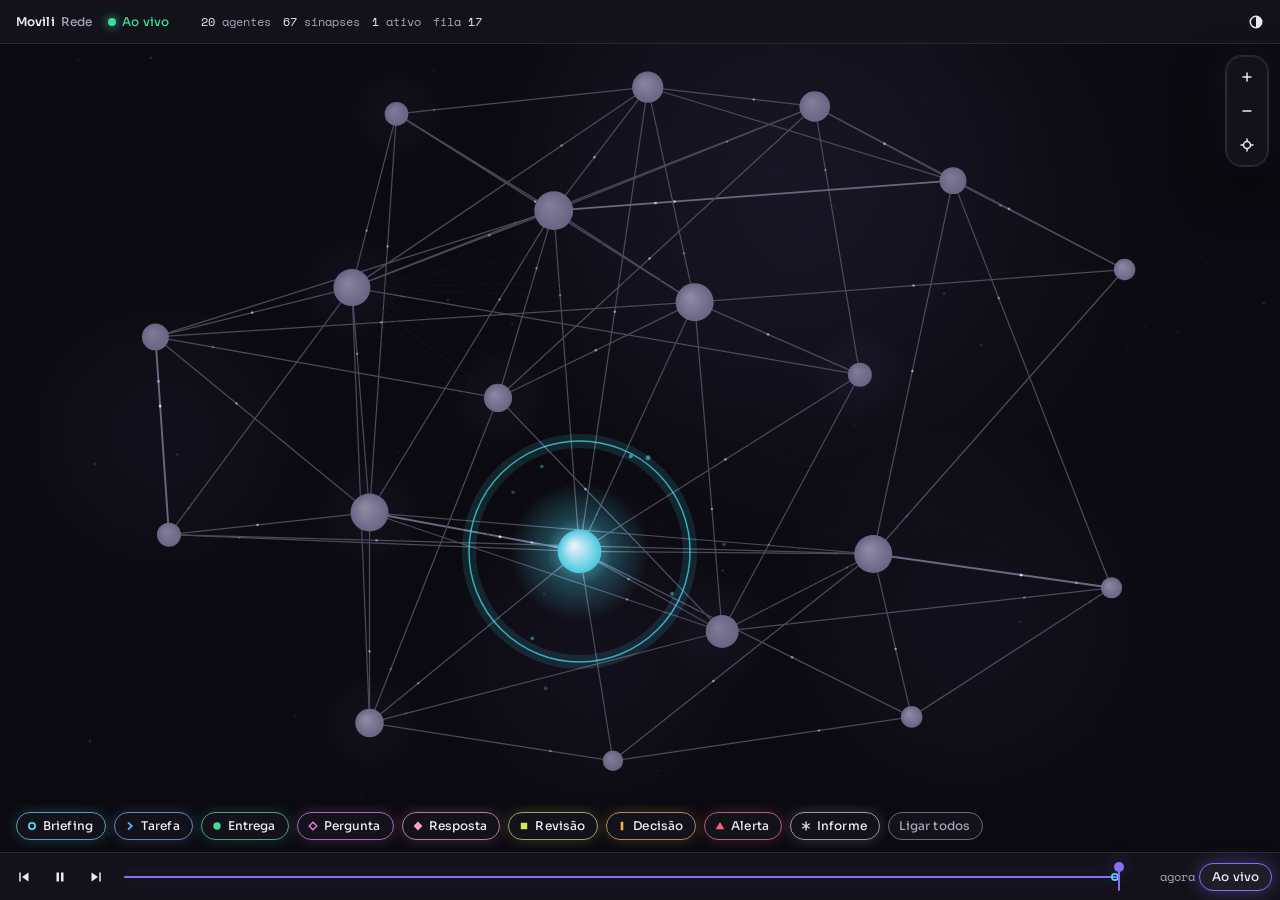
<file: movili/painel/web/rede-movili/exemplo.html>
<!doctype html>
<html lang="pt-BR" data-theme="escuro">
<head>
<meta charset="utf-8">
<meta name="viewport" content="width=device-width, initial-scale=1">
<title>Rede Movili: exemplo</title>
<link rel="stylesheet" href="tokens.css">
<link rel="stylesheet" href="bundle.css">
<style>
  html, body { height: 100%; margin: 0; }
  #app { height: 100vh; height: 100dvh; }
</style>
</head>
<body>
<div id="app"></div>
<script src="bundle.js"></script>
<script>
  /* A tela completa em modo demonstração: duas propagações reais em alternância, sem servidor. */
  var tela = MoviliRede.Tela({ demo: true });
  document.getElementById('app').appendChild(tela);
</script>
</body>
</html>
</file>
<file: movili/painel/web/rede-movili/tokens.css>
/* Rede Movili: tokens compilados de tokens.json. Não edite; gere de novo a partir do design system. */
:root, [data-theme="escuro"] {
  --fundo: #0b0a10;
  --superficie: #15141c;
  --vidro: #15141ceb;
  --superficie-2: #1f1d28;
  --borda: #2b2936;
  --borda-controle: #6d6882;
  --texto: #ece9f5;
  --texto-suave: #a7a2b8;
  --acento: #8b6cf6;
  --sobre-acento: #0b0a10;
  --sucesso: #3ddc97;
  --atencao: #f2b84b;
  --erro: #ff5d73;
  --ativacao: #f6f3ff;
  --neuronio: #6a6484;
  --neuronio-contorno: #6d6882;
  --sinapse-forte: #a49ec0;
  --sinapse-fraca: #26242f;
  --sinapse-latente: #18171f;
  --campo-regiao: #a58bff0c;
  --plancton: #c9bdff;
  --msg-briefing: #40e2f3;
  --msg-tarefa: #65adff;
  --msg-entrega: var(--sucesso);
  --msg-pergunta: #eb76e9;
  --msg-resposta: #ff9fc4;
  --msg-revisao: #cfef54;
  --msg-decisao: #ffb04a;
  --msg-alerta: var(--erro);
  --msg-informe: #d5d1e6;
  --sombra-flutuante: 0 0 0 1px #2b2936, 0 18px 48px #000000b3, 0 0 36px #8b6cf624;
  --sombra-folha: 0 0 0 1px #2b2936, 0 -12px 40px #000000b3, 0 0 36px #8b6cf624;
  --anel-foco: 0 0 0 2px #0b0a10, 0 0 0 4px #8b6cf6, 0 0 14px 3px #8b6cf659;
  --brilho-acento: 0 0 18px #8b6cf666;
}
[data-theme="claro"] {
  --fundo: #faf9fd;
  --superficie: #ffffff;
  --vidro: #ffffffeb;
  --superficie-2: #f0eef7;
  --borda: #e1dfea;
  --borda-controle: #8a859e;
  --texto: #1c1a24;
  --texto-suave: #5b566d;
  --acento: #6a4fe0;
  --sobre-acento: #ffffff;
  --sucesso: #0c7148;
  --atencao: #805800;
  --erro: #c5284a;
  --ativacao: #1c1a24;
  --neuronio: #8b85a2;
  --neuronio-contorno: #8a859e;
  --sinapse-forte: #3f3b52;
  --sinapse-fraca: #dcd9e6;
  --sinapse-latente: #ecebf2;
  --campo-regiao: #6a4fe00a;
  --plancton: #6a4fe0;
  --msg-briefing: #007887;
  --msg-tarefa: #1c65c8;
  --msg-entrega: var(--sucesso);
  --msg-pergunta: #9b259b;
  --msg-resposta: #c95a8b;
  --msg-revisao: #607700;
  --msg-decisao: #a45e00;
  --msg-alerta: var(--erro);
  --msg-informe: #646073;
  --sombra-flutuante: 0 0 0 1px #e1dfea, 0 14px 36px #1c1a2421;
  --sombra-folha: 0 0 0 1px #e1dfea, 0 -10px 30px #1c1a241f;
  --anel-foco: 0 0 0 2px #ffffff, 0 0 0 4px #6a4fe0;
  --brilho-acento: 0 0 0 3px #6a4fe01f;
}
:root {
  --espaco-1: 4px;
  --espaco-2: 8px;
  --espaco-3: 12px;
  --espaco-4: 16px;
  --espaco-5: 24px;
  --espaco-6: 32px;
  --raio-1: 6px;
  --raio-2: 10px;
  --raio-3: 16px;
  --raio-pilula: 999px;
  --opacidade-recuo: 0.15;
  --opacidade-apagado: 0.14;
  --opacidade-rastro: 0.9;
  --traco-sinapse-min: 0.5px;
  --traco-sinapse-max: 3px;
  --traco-contorno: 1.5px;
  --traco-selecao: 2px;
  --traco-rastro: 2px;
  --traco-onda: 1.5px;
  --raio-grau-4: 9.5px;
  --raio-grau-5: 11.1px;
  --raio-grau-6: 12.6px;
  --raio-grau-7: 14.1px;
  --raio-grau-8: 15.4px;
  --raio-grau-9: 16.8px;
  --raio-grau-10: 18px;
  --raio-grau-11: 19.3px;
  --halo-max: 3.2;
  --respiro-escala: 0.03;
  --pulso-baixa: 4px;
  --pulso-normal: 5px;
  --pulso-alta: 6.5px;
  --pulso-critica: 8px;
  --particulas-max: 3;
  --particula-raio: 1.3px;
  --plancton-quantidade: 72;
  --respiracao: 5200ms;
  --travessia-forte: 420ms;
  --travessia-fraca: 1800ms;
  --fluxo-lento: 7200ms;
  --fluxo-rapido: 3000ms;
  --onda-estimulo: 1400ms;
  --onda-informe: 900ms;
  --pulso-entrega: 600ms;
  --reforco: 900ms;
  --decaimento-ativacao: 2600ms;
  --transicao-ui: 160ms;
  --curva-saida: cubic-bezier(0.2, 0, 0, 1);
  --curva-travessia: cubic-bezier(0.45, 0, 0.25, 1);
  --curva-respiro: cubic-bezier(0.37, 0, 0.63, 1);
  --fator-baixa: 0.6;
  --fator-normal: 1;
  --fator-alta: 1.5;
  --fator-critica: 2.2;
  --altura-cabecalho: 44px;
  --altura-linha-tempo: 48px;
  --largura-painel: 360px;
  --quebra-folha: 720px;
  --altura-folha: 52%;
  --largura-minima: 360px;
  --margem-flutuante: 12px;
  --desfoque-vidro: 18px;
  --zoom-min: 0.5;
  --zoom-max: 3;
  --zoom-rotulos: 1.6;
  --z-controles: 10;
  --z-painel: 20;
  --z-dica: 30;
  --peso-piso: 0.06;
  --peso-unilateral: 0.3;
  --peso-reciproca: 0.55;
  --peso-latente: 0.03;
  --taxa-reforco: 0.12;
  --meia-vida-atrofia: 10d;
  --limiar-padrao: 0.5;
  --font-sans: Sora, system-ui, -apple-system, "Segoe UI", Roboto, sans-serif;
  --font-mono: "Space Mono", ui-monospace, "SF Mono", Menlo, Consolas, monospace;
}
.titulo { font-family: var(--font-sans); font-size: 18px; line-height: 24px; font-weight: 600; letter-spacing: -0.01em; }
.secao { font-family: var(--font-sans); font-size: 12px; line-height: 16px; font-weight: 600; letter-spacing: 0.04em; }
.corpo { font-family: var(--font-sans); font-size: 14px; line-height: 21px; font-weight: 400; }
.rotulo { font-family: var(--font-sans); font-size: 12px; line-height: 16px; font-weight: 500; letter-spacing: 0.01em; }
.leitura-destaque { font-family: var(--font-mono); font-size: 28px; line-height: 32px; font-weight: 400; }
.leitura { font-family: var(--font-mono); font-size: 12px; line-height: 16px; font-weight: 400; }
</file>
<file: movili/painel/web/rede-movili/bundle.css>
@import url('https://fonts.googleapis.com/css2?family=Sora:wght@400;500;600&family=Space+Mono:wght@400;700&display=swap');

/* Rede Movili — obsidiana bioluminescente. Tokens vêm de tokens.css (var(--…)). */
:root { color-scheme: dark; }
[data-theme="claro"] { color-scheme: light; }
body { margin: 0; background: var(--fundo); color: var(--texto); font-family: var(--font-sans); -webkit-font-smoothing: antialiased; }
.leitura, .leitura-destaque { font-variant-numeric: tabular-nums; }
.mr-sr { position: absolute; width: 1px; height: 1px; margin: -1px; padding: 0; overflow: hidden; clip: rect(0 0 0 0); white-space: nowrap; border: 0; }
.mr-suave { color: var(--texto-suave); }

/* ---------- Vidro: tudo que flutua sobre a rede ---------- */
.mr-vidro, .mr-cabecalho, .mr-linha, .mr-painel, .mr-dica, .mr-rede-controles {
  background: var(--vidro);
  -webkit-backdrop-filter: blur(var(--desfoque-vidro)) saturate(1.4);
  backdrop-filter: blur(var(--desfoque-vidro)) saturate(1.4);
}

/* ---------- Glifos e selos ---------- */
.mr-glifo { flex: none; display: block; overflow: visible; }
.mr-selo { display: inline-flex; align-items: center; gap: var(--espaco-1); color: var(--texto); white-space: nowrap; }
.mr-selo[data-compacto] { gap: 0; }
.mr-prioridade { display: inline-flex; align-items: center; gap: var(--espaco-1); color: var(--texto); white-space: nowrap; }
.mr-prioridade svg { flex: none; display: block; }
.mr-prioridade .mr-barra-on { fill: var(--texto); }
.mr-prioridade .mr-barra-off { fill: none; stroke: var(--borda-controle); stroke-width: 1; }

/* ---------- Medidor de ativação ---------- */
.mr-medidor { display: grid; gap: 6px; min-width: 160px; }
.mr-medidor-linha { display: flex; justify-content: space-between; align-items: baseline; gap: var(--espaco-2); }
.mr-medidor-trilho { position: relative; height: 6px; margin: 4px 0 2px; background: var(--superficie-2); border-radius: var(--raio-pilula); box-shadow: inset 0 0 0 1px var(--borda-controle); }
.mr-medidor-valor { position: absolute; left: 0; top: 0; bottom: 0; border-radius: var(--raio-pilula); background: var(--neuronio-contorno); transition: width var(--transicao-ui) var(--curva-saida); }
.mr-medidor[data-acima] .mr-medidor-valor { background: var(--ativacao); box-shadow: 0 0 10px color-mix(in srgb, var(--ativacao) 45%, transparent); }
.mr-medidor-limiar { position: absolute; top: -4px; bottom: -4px; width: 2px; margin-left: -1px; background: var(--texto); border-radius: 1px; }

/* ---------- Botões ---------- */
.mr-botao { appearance: none; display: inline-flex; align-items: center; justify-content: center; gap: var(--espaco-2); height: 32px; padding: 0 var(--espaco-3); border-radius: var(--raio-2); border: 1px solid var(--borda-controle); background: var(--superficie); color: var(--texto); cursor: pointer; white-space: nowrap; }
.mr-botao:hover { background: var(--superficie-2); }
.mr-botao[data-primario] { background: var(--acento); border-color: var(--acento); color: var(--sobre-acento); font-weight: 600; box-shadow: var(--brilho-acento); }
.mr-botao[data-primario]:hover { filter: brightness(1.08); }
.mr-botao[aria-pressed="true"] { background: var(--superficie-2); border-color: var(--acento); box-shadow: var(--brilho-acento); }
.mr-botao:disabled { cursor: default; opacity: .6; }
.mr-botao-icone { appearance: none; display: inline-grid; place-items: center; flex: none; width: 32px; height: 32px; padding: 0; border-radius: var(--raio-2); border: 1px solid transparent; background: transparent; color: var(--texto); cursor: pointer; }
.mr-botao-icone:hover { background: var(--superficie-2); border-color: var(--borda-controle); }
.mr-botao-icone svg { display: block; }
.mr-botao:focus-visible, .mr-botao-icone:focus-visible, .mr-chip:focus-visible, .mr-campo:focus-visible, .mr-no:focus-visible, .mr-cabeca:focus-visible { outline: 2px solid transparent; box-shadow: var(--anel-foco); }

/* ---------- Filtro por tipo: pílulas, como etiquetas de um grafo de notas ---------- */
.mr-filtro { display: flex; align-items: center; gap: var(--espaco-2); padding: var(--espaco-2) var(--espaco-4); overflow-x: auto; scrollbar-width: none; -webkit-overflow-scrolling: touch; }
.mr-filtro::-webkit-scrollbar { display: none; }
.mr-chip { --tipo-cor: var(--acento); appearance: none; display: inline-flex; align-items: center; gap: 6px; flex: none; height: 28px; padding: 0 12px 0 10px; border-radius: var(--raio-pilula); border: 1px solid color-mix(in srgb, var(--tipo-cor) 45%, var(--borda-controle)); background: var(--vidro); -webkit-backdrop-filter: blur(var(--desfoque-vidro)); backdrop-filter: blur(var(--desfoque-vidro)); color: var(--texto); cursor: pointer; white-space: nowrap; box-shadow: 0 0 14px color-mix(in srgb, var(--tipo-cor) 22%, transparent); }
.mr-chip:hover { background: var(--superficie-2); }
.mr-chip[aria-pressed="false"] { background: transparent; border: 1px dashed var(--borda-controle); color: var(--texto-suave); box-shadow: none; }
.mr-chip[aria-pressed="false"] .mr-chip-rotulo { text-decoration: line-through; text-decoration-thickness: 1px; }
.mr-chip[aria-pressed="false"] .mr-glifo { opacity: .45; }
.mr-chip[data-todos] { color: var(--texto-suave); border: 1px solid var(--borda-controle); box-shadow: none; }
[data-theme="claro"] .mr-chip { box-shadow: none; }

/* ---------- Dica ---------- */
.mr-dica { position: absolute; left: 0; top: 0; z-index: var(--z-dica); box-sizing: border-box; width: 256px; max-width: calc(100% - 16px); padding: var(--espaco-3); border-radius: var(--raio-2); color: var(--texto); box-shadow: var(--sombra-flutuante); pointer-events: none; }
.mr-dica[data-estatica] { position: relative; }
.mr-dica[hidden] { display: none; }
.mr-dica-cab { display: grid; gap: 2px; margin-bottom: var(--espaco-2); }
.mr-dica-nome { font-weight: 600; }
.mr-dica-linhas { display: grid; grid-template-columns: auto 1fr; column-gap: var(--espaco-3); row-gap: var(--espaco-1); align-items: baseline; margin: 0; }
.mr-dica-linhas dt { color: var(--texto-suave); }
.mr-dica-linhas dd { margin: 0; text-align: right; justify-self: end; }
.mr-dica .mr-medidor { margin-top: var(--espaco-2); }
.mr-dica-trocas { list-style: none; margin: var(--espaco-2) 0 0; padding: var(--espaco-2) 0 0; border-top: 1px solid var(--borda); display: grid; gap: var(--espaco-2); }
.mr-dica-trocas li { display: grid; grid-template-columns: auto 1fr; gap: var(--espaco-2); align-items: start; }
.mr-dica-trocas .mr-glifo { margin-top: 3px; }
.mr-trunca { overflow: hidden; text-overflow: ellipsis; white-space: nowrap; min-width: 0; }
.mr-min0 { min-width: 0; }
.mr-duas-linhas { white-space: normal; display: -webkit-box; -webkit-box-orient: vertical; -webkit-line-clamp: 2; line-clamp: 2; overflow: hidden; min-width: 0; }

/* ---------- Ficha do agente: vidro flutuante; folha inferior no celular ---------- */
.mr-painel { box-sizing: border-box; display: flex; flex-direction: column; width: var(--largura-painel); max-width: 100%; height: 100%; min-height: 0; color: var(--texto); border-radius: var(--raio-3); box-shadow: var(--sombra-flutuante); z-index: var(--z-painel); overflow: hidden; }
.mr-painel[hidden] { display: none; }
.mr-painel-alca { display: none; width: 36px; height: 4px; margin: var(--espaco-2) auto 0; border-radius: var(--raio-pilula); background: var(--borda-controle); }
.mr-painel-cab { display: grid; grid-template-columns: 1fr auto; gap: var(--espaco-1) var(--espaco-2); padding: var(--espaco-4) var(--espaco-4) var(--espaco-3); border-bottom: 1px solid var(--borda); }
.mr-painel-cab .titulo { margin: 0; }
.mr-painel-cab p { margin: 0; }
.mr-painel-corpo { flex: 1; min-height: 0; overflow-y: auto; padding: var(--espaco-4); display: grid; align-content: start; gap: var(--espaco-5); }
.mr-painel-bloco { display: grid; gap: var(--espaco-2); }
.mr-painel-bloco > h3 { margin: 0; color: var(--texto-suave); }
.mr-leitura-grande { display: flex; align-items: baseline; gap: var(--espaco-2); }
.mr-trafego { display: flex; align-items: center; gap: var(--espaco-2); min-height: 16px; }
.mr-trafego:empty { display: none; }
.mr-lista { list-style: none; margin: 0; padding: 0; display: grid; gap: var(--espaco-2); }
.mr-lista-sinapse { display: grid; grid-template-columns: minmax(0, 1fr) 64px 40px; align-items: center; gap: var(--espaco-2); }
.mr-peso-trilho { position: relative; height: 4px; border-radius: var(--raio-pilula); background: var(--superficie-2); box-shadow: inset 0 0 0 1px var(--borda); }
.mr-peso-valor { position: absolute; left: 0; top: 0; bottom: 0; border-radius: var(--raio-pilula); background: var(--sinapse-forte); }
.mr-lista-troca { display: grid; grid-template-columns: auto minmax(0, 1fr); gap: 2px var(--espaco-2); align-items: start; }
.mr-lista-troca .mr-glifo { margin-top: 5px; }
.mr-lista-troca .corpo { margin: 0; }
.mr-painel-composer { display: grid; gap: var(--espaco-2); padding: var(--espaco-3) var(--espaco-4) var(--espaco-4); border-top: 1px solid var(--borda); }
.mr-painel-composer label { color: var(--texto-suave); }
.mr-painel-composer-linha { display: flex; gap: var(--espaco-2); align-items: flex-end; }
.mr-campo { box-sizing: border-box; flex: 1; min-width: 0; min-height: 36px; max-height: 120px; padding: 7px var(--espaco-3); border: 1px solid var(--borda-controle); border-radius: var(--raio-1); background: var(--superficie-2); color: var(--texto); resize: none; }
.mr-campo::placeholder { color: var(--texto-suave); opacity: 1; }
.mr-painel-composer .mr-botao { height: 36px; }
.mr-painel-erro { margin: 0; color: var(--erro); }
.mr-painel-erro[hidden] { display: none; }
.mr-painel[data-modo="folha"] { width: 100%; height: auto; max-height: var(--altura-folha); box-shadow: var(--sombra-folha); }
.mr-painel[data-modo="folha"] .mr-painel-alca { display: block; }

/* ---------- Cabeçalho ---------- */
.mr-cabecalho { box-sizing: border-box; container-type: inline-size; display: flex; align-items: center; gap: var(--espaco-4); height: var(--altura-cabecalho); padding: 0 var(--espaco-2) 0 var(--espaco-4); color: var(--texto); border-bottom: 1px solid var(--borda); min-width: 0; }
.mr-marca { display: inline-flex; align-items: baseline; gap: 6px; flex: none; }
.mr-marca b { font-weight: 600; letter-spacing: 0.01em; }
.mr-estado { display: inline-flex; align-items: center; gap: 6px; flex: none; }
.mr-estado-ponto { width: 8px; height: 8px; border-radius: 50%; background: var(--sucesso); flex: none; }
.mr-estado[data-estado="ao-vivo"] { color: var(--sucesso); }
.mr-estado[data-estado="ao-vivo"] .mr-estado-ponto { box-shadow: 0 0 10px var(--sucesso); }
.mr-estado[data-estado="reproducao"], .mr-estado[data-estado="pausado"] { color: var(--atencao); }
.mr-estado[data-estado="reproducao"] .mr-estado-ponto, .mr-estado[data-estado="pausado"] .mr-estado-ponto { background: transparent; box-shadow: inset 0 0 0 2px var(--atencao); border-radius: 1px; }
.mr-estado[data-estado="desconectado"] { color: var(--erro); }
.mr-estado[data-estado="desconectado"] .mr-estado-ponto { background: transparent; box-shadow: inset 0 0 0 2px var(--erro); }
.mr-contadores { flex: 1; min-width: 0; display: flex; gap: var(--espaco-3); color: var(--texto-suave); overflow: hidden; white-space: nowrap; }
.mr-contadores b { color: var(--texto); font-weight: 400; }
.mr-cabecalho .mr-botao-icone { margin-left: auto; }
@container (max-width: 600px) { .mr-contador-sec { display: none; } }
@container (max-width: 440px) { .mr-cabecalho { gap: var(--espaco-3); } .mr-cabecalho-tempo { display: none; } .mr-marca span { display: none; } }

/* ---------- Linha do tempo ---------- */
.mr-linha { box-sizing: border-box; display: flex; align-items: center; gap: var(--espaco-1); height: var(--altura-linha-tempo); padding: 0 var(--espaco-2); color: var(--texto); border-top: 1px solid var(--borda); min-width: 0; }
.mr-trilho { position: relative; flex: 1; min-width: 80px; height: 32px; margin: 0 var(--espaco-2); cursor: pointer; touch-action: none; }
.mr-trilho-base { position: absolute; left: 0; right: 0; top: 50%; height: 1px; background: var(--borda-controle); }
.mr-trilho-passado { position: absolute; left: 0; top: 50%; height: 2px; margin-top: -0.5px; border-radius: var(--raio-pilula); background: var(--acento); box-shadow: var(--brilho-acento); }
.mr-marca-evento { position: absolute; top: 50%; width: 10px; height: 10px; margin: -5px 0 0 -5px; pointer-events: none; }
.mr-marca-evento[data-apagado] { opacity: var(--opacidade-apagado); }
.mr-cabeca { position: absolute; top: 2px; bottom: 2px; width: 14px; margin-left: -7px; border: 0; padding: 0; background: transparent; cursor: grab; border-radius: var(--raio-1); }
.mr-cabeca::before { content: ""; position: absolute; left: 6px; top: 0; bottom: 0; width: 2px; background: var(--acento); border-radius: 1px; }
.mr-cabeca::after { content: ""; position: absolute; left: 2px; top: -1px; width: 10px; height: 10px; border-radius: 50%; background: var(--acento); box-shadow: var(--brilho-acento); }
.mr-linha-tempo { flex: none; min-width: 64px; text-align: right; color: var(--texto-suave); }
.mr-linha .mr-botao { height: 28px; padding: 0 var(--espaco-3); border-radius: var(--raio-pilula); }

/* ---------- Rede ---------- */
.mr-rede { position: relative; width: 100%; height: 100%; min-height: 220px; overflow: hidden; background: var(--fundo); touch-action: none; -webkit-tap-highlight-color: transparent; cursor: grab; }
.mr-rede[data-arrastando] { cursor: grabbing; }
.mr-rede > canvas { position: absolute; inset: 0; width: 100%; height: 100%; display: block; }
.mr-rede-nos { position: absolute; inset: 0; pointer-events: none; z-index: 1; }
.mr-no { position: absolute; left: 0; top: 0; box-sizing: border-box; padding: 0; margin: 0; border: 0; border-radius: 50%; background: transparent; cursor: pointer; pointer-events: auto; touch-action: none; will-change: transform; }
.mr-rede[data-arrastando] .mr-no { cursor: grabbing; }
.mr-rede-controles { position: absolute; right: var(--margem-flutuante); top: var(--margem-flutuante); z-index: var(--z-controles); display: flex; flex-direction: column; gap: 2px; padding: 4px; border-radius: var(--raio-3); border: 1px solid var(--borda); box-shadow: var(--sombra-flutuante); }
.mr-rede-controles .mr-botao-icone { width: 32px; height: 32px; }

/* ---------- Canvas avulsos (Neuronio, Sinapse, Pulso) ---------- */
.mr-amostras { display: flex; flex-wrap: wrap; gap: var(--espaco-4) var(--espaco-5); align-items: flex-end; padding: var(--espaco-4); }
.mr-amostra { display: grid; justify-items: center; gap: var(--espaco-1); }
.mr-amostra canvas { display: block; }
.mr-amostra figcaption { text-align: center; }
.mr-amostra figure, figure.mr-amostra { margin: 0; }

/* ---------- Tela: a rede em tela cheia, o resto é vidro por cima ---------- */
.mr-tela { container-type: inline-size; position: relative; box-sizing: border-box; width: 100%; height: 100%; min-height: 480px; background: var(--fundo); color: var(--texto); overflow: hidden; isolation: isolate; }
.mr-tela > .mr-area { position: absolute; inset: 0; }
.mr-tela > .mr-cabecalho { position: absolute; left: 0; right: 0; top: 0; z-index: var(--z-controles); }
.mr-tela > .mr-linha { position: absolute; left: 0; right: 0; bottom: 0; z-index: var(--z-controles); }
.mr-tela > .mr-filtro { position: absolute; left: 0; right: 0; bottom: calc(var(--altura-linha-tempo) + 4px); z-index: var(--z-controles); }
.mr-tela > .mr-painel { position: absolute; top: calc(var(--altura-cabecalho) + var(--margem-flutuante)); right: var(--margem-flutuante); bottom: calc(var(--altura-linha-tempo) + var(--margem-flutuante)); height: auto; }
.mr-tela[data-painel] > .mr-filtro { right: calc(var(--largura-painel) + var(--margem-flutuante) * 2); }
.mr-tela[data-painel] .mr-rede-controles { right: calc(var(--largura-painel) + var(--margem-flutuante) * 2); }
@container (max-width: 719px) {
  .mr-tela > .mr-painel[data-modo="auto"] { top: auto; left: 8px; right: 8px; bottom: calc(var(--altura-linha-tempo) + 8px); width: auto; max-height: var(--altura-folha); box-shadow: var(--sombra-folha); }
  .mr-tela > .mr-painel[data-modo="auto"] .mr-painel-alca { display: block; }
  .mr-tela[data-painel] > .mr-filtro { display: none; }
  .mr-tela[data-painel] .mr-rede-controles { right: var(--margem-flutuante); }
}

@media (prefers-reduced-motion: reduce) {
  .mr-medidor-valor { transition: none; }
}
</file>
